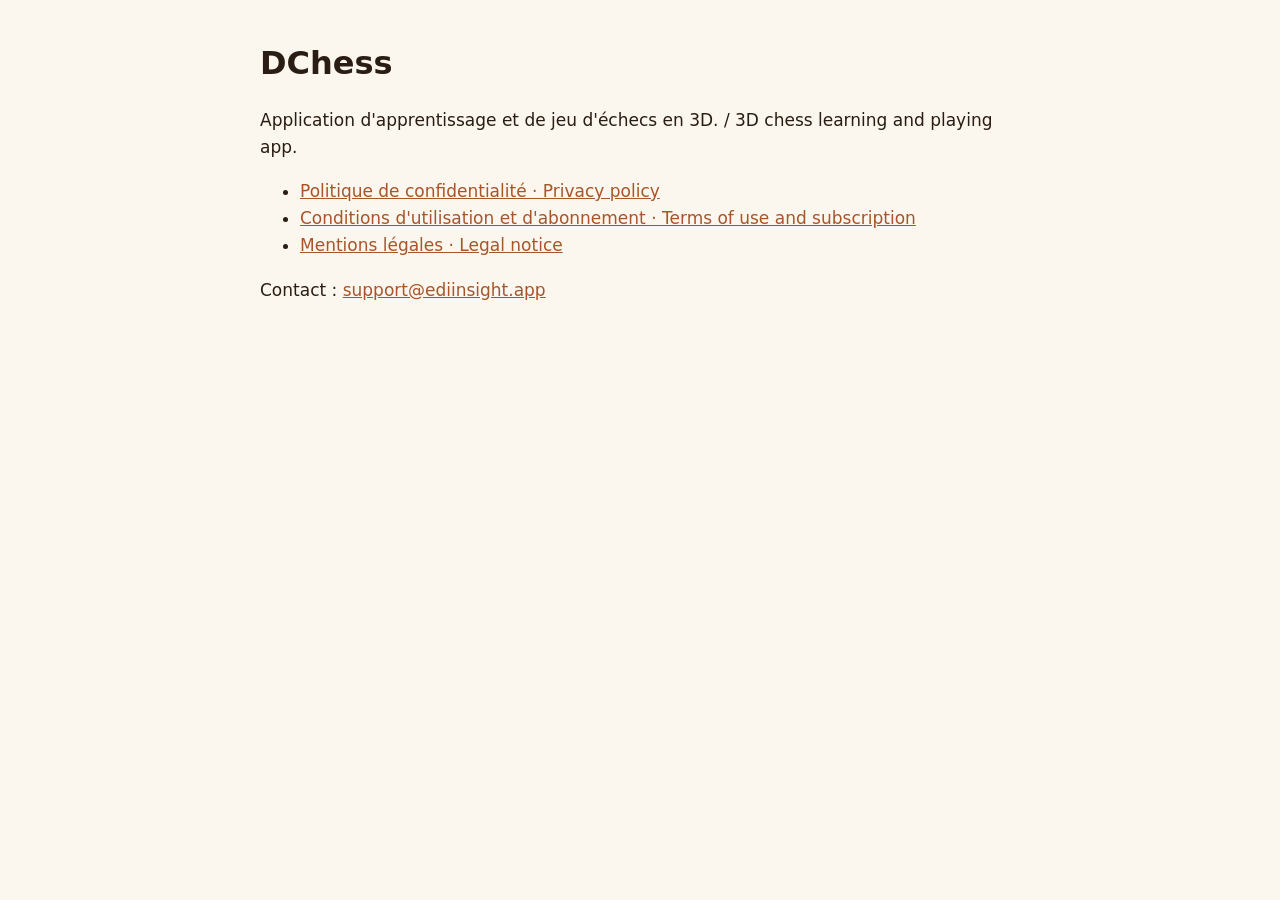
<file: index.html>
<!doctype html><html lang="fr"><head><meta charset="utf-8"><meta name="viewport" content="width=device-width,initial-scale=1"><title>DChess — informations légales</title><link rel="stylesheet" href="style.css"></head><body><main>
<h1>DChess</h1>
<p>Application d'apprentissage et de jeu d'échecs en 3D. / 3D chess learning and playing app.</p>
<ul>
<li><a href="privacy.html">Politique de confidentialité · Privacy policy</a></li>
<li><a href="terms.html">Conditions d'utilisation et d'abonnement · Terms of use and subscription</a></li>
<li><a href="legal-notice.html">Mentions légales · Legal notice</a></li>
</ul>
<p>Contact : <a href="mailto:support@ediinsight.app">support@ediinsight.app</a></p>
</main></body></html>
</file>
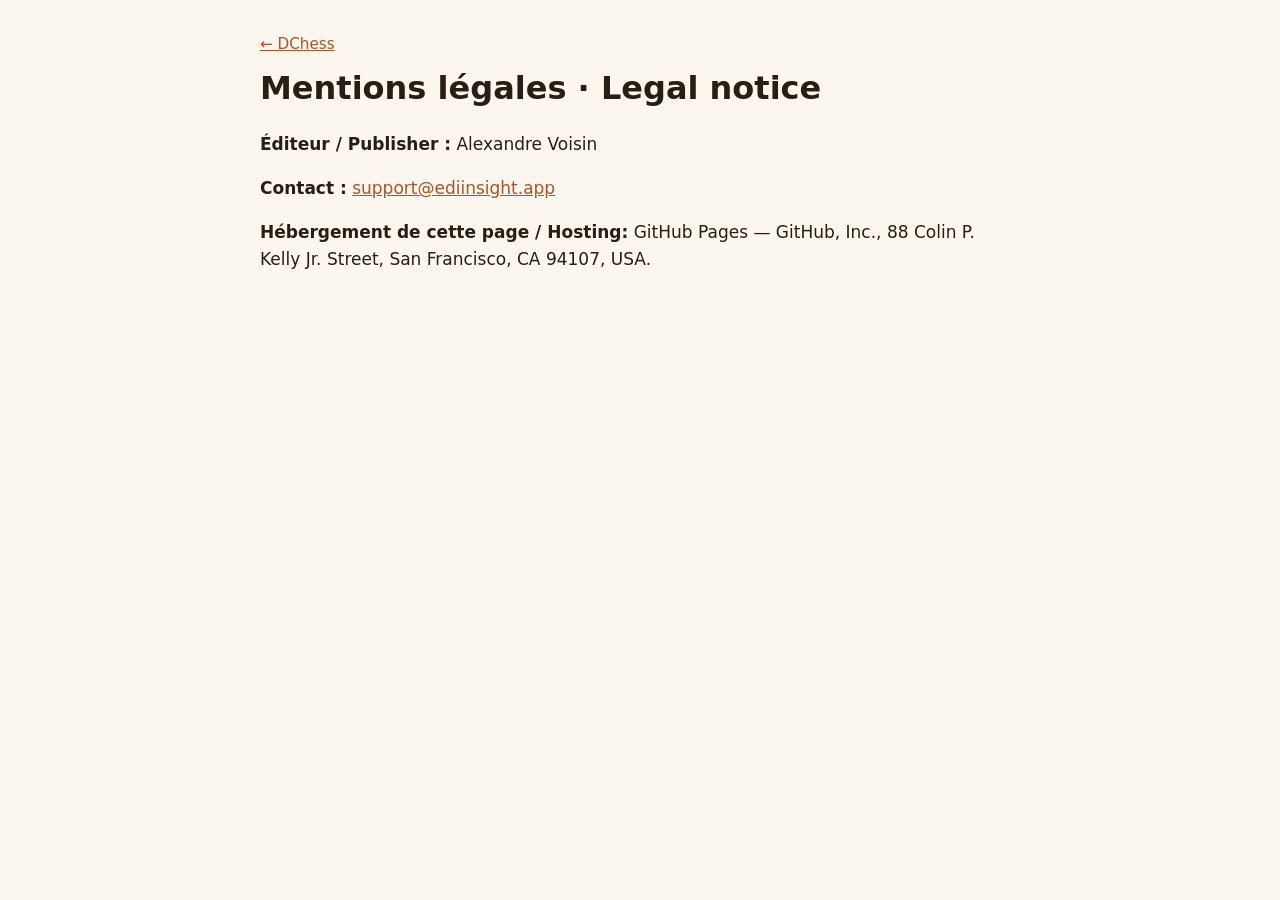
<file: legal-notice.html>
<!doctype html><html lang="fr"><head><meta charset="utf-8"><meta name="viewport" content="width=device-width,initial-scale=1"><title>DChess — Mentions légales</title><link rel="stylesheet" href="style.css"></head><body><main>
<nav><a href="index.html">← DChess</a></nav>
<h1>Mentions légales · Legal notice</h1>
<p><strong>Éditeur / Publisher :</strong> Alexandre Voisin</p>
<p><strong>Contact :</strong> <a href="mailto:support@ediinsight.app">support@ediinsight.app</a></p>
<p><strong>Hébergement de cette page / Hosting:</strong> GitHub Pages — GitHub, Inc., 88 Colin P. Kelly Jr. Street, San Francisco, CA 94107, USA.</p>
</main></body></html>
</file>
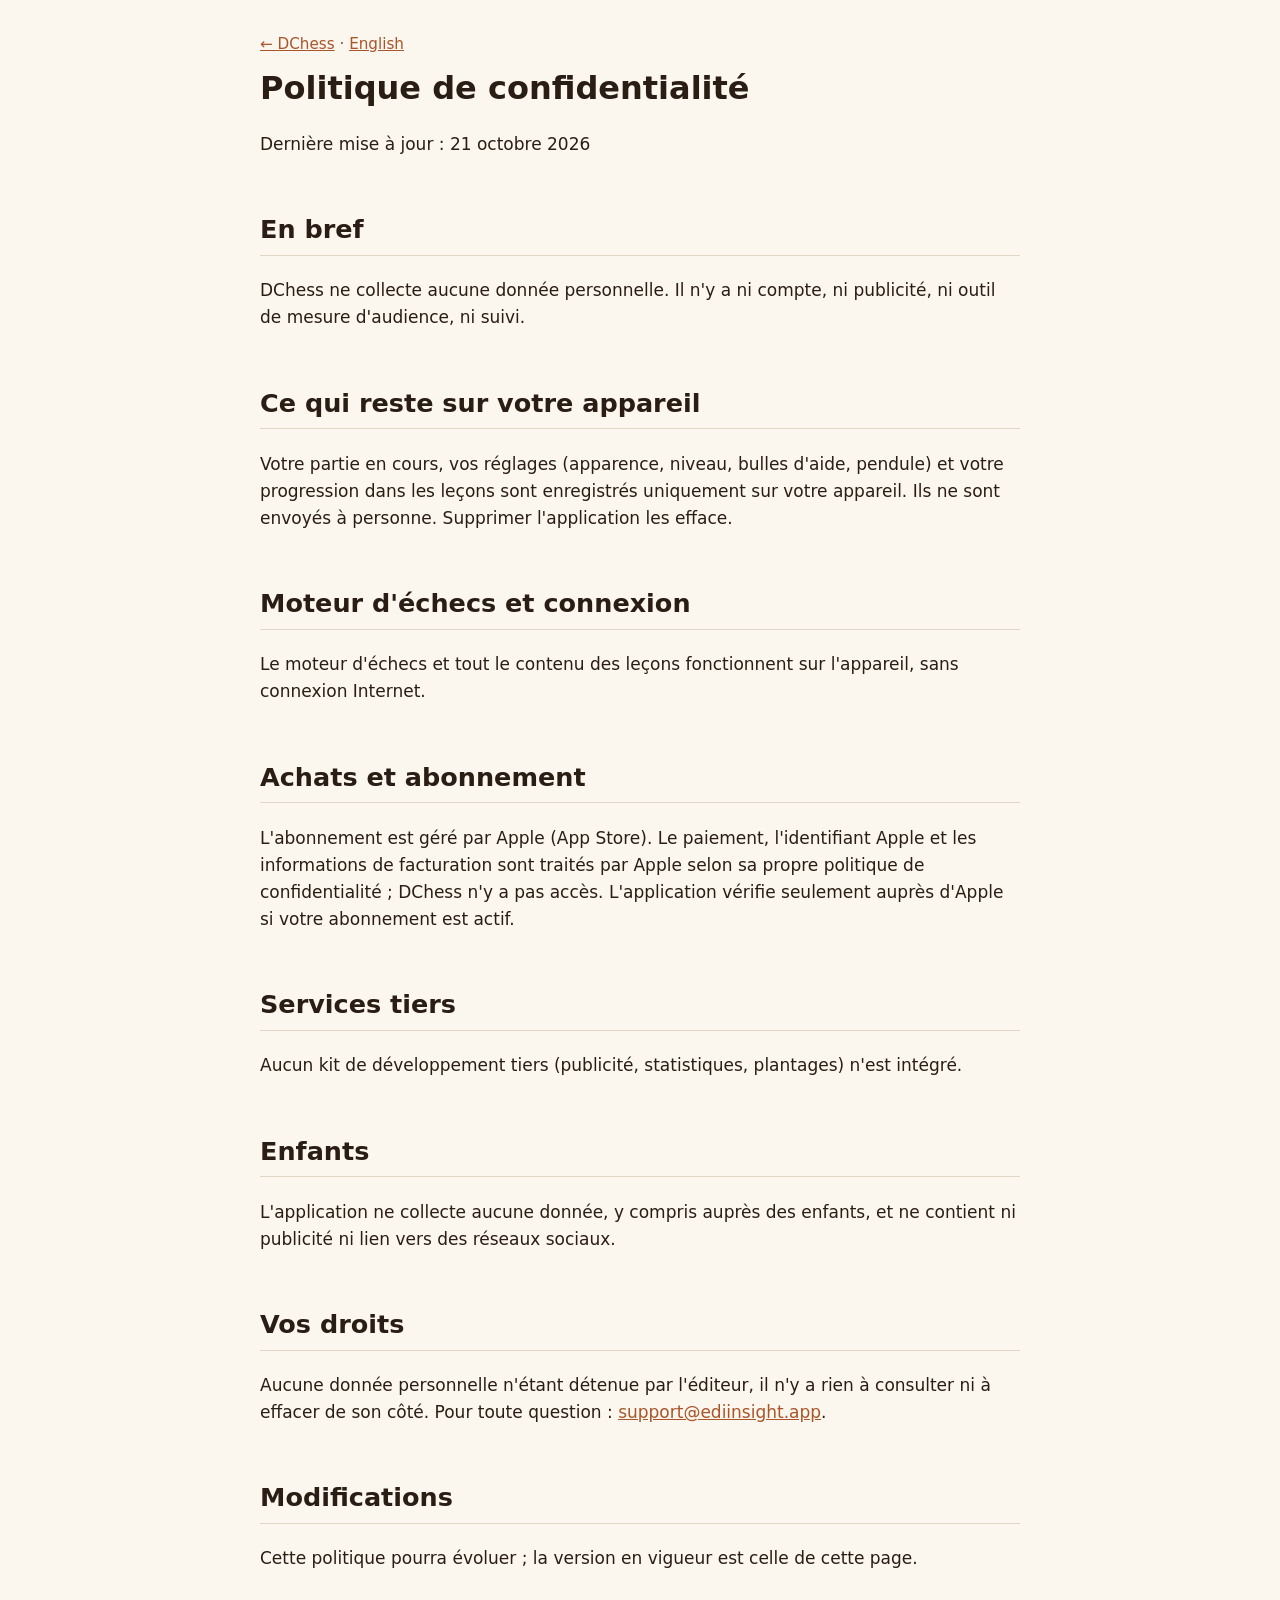
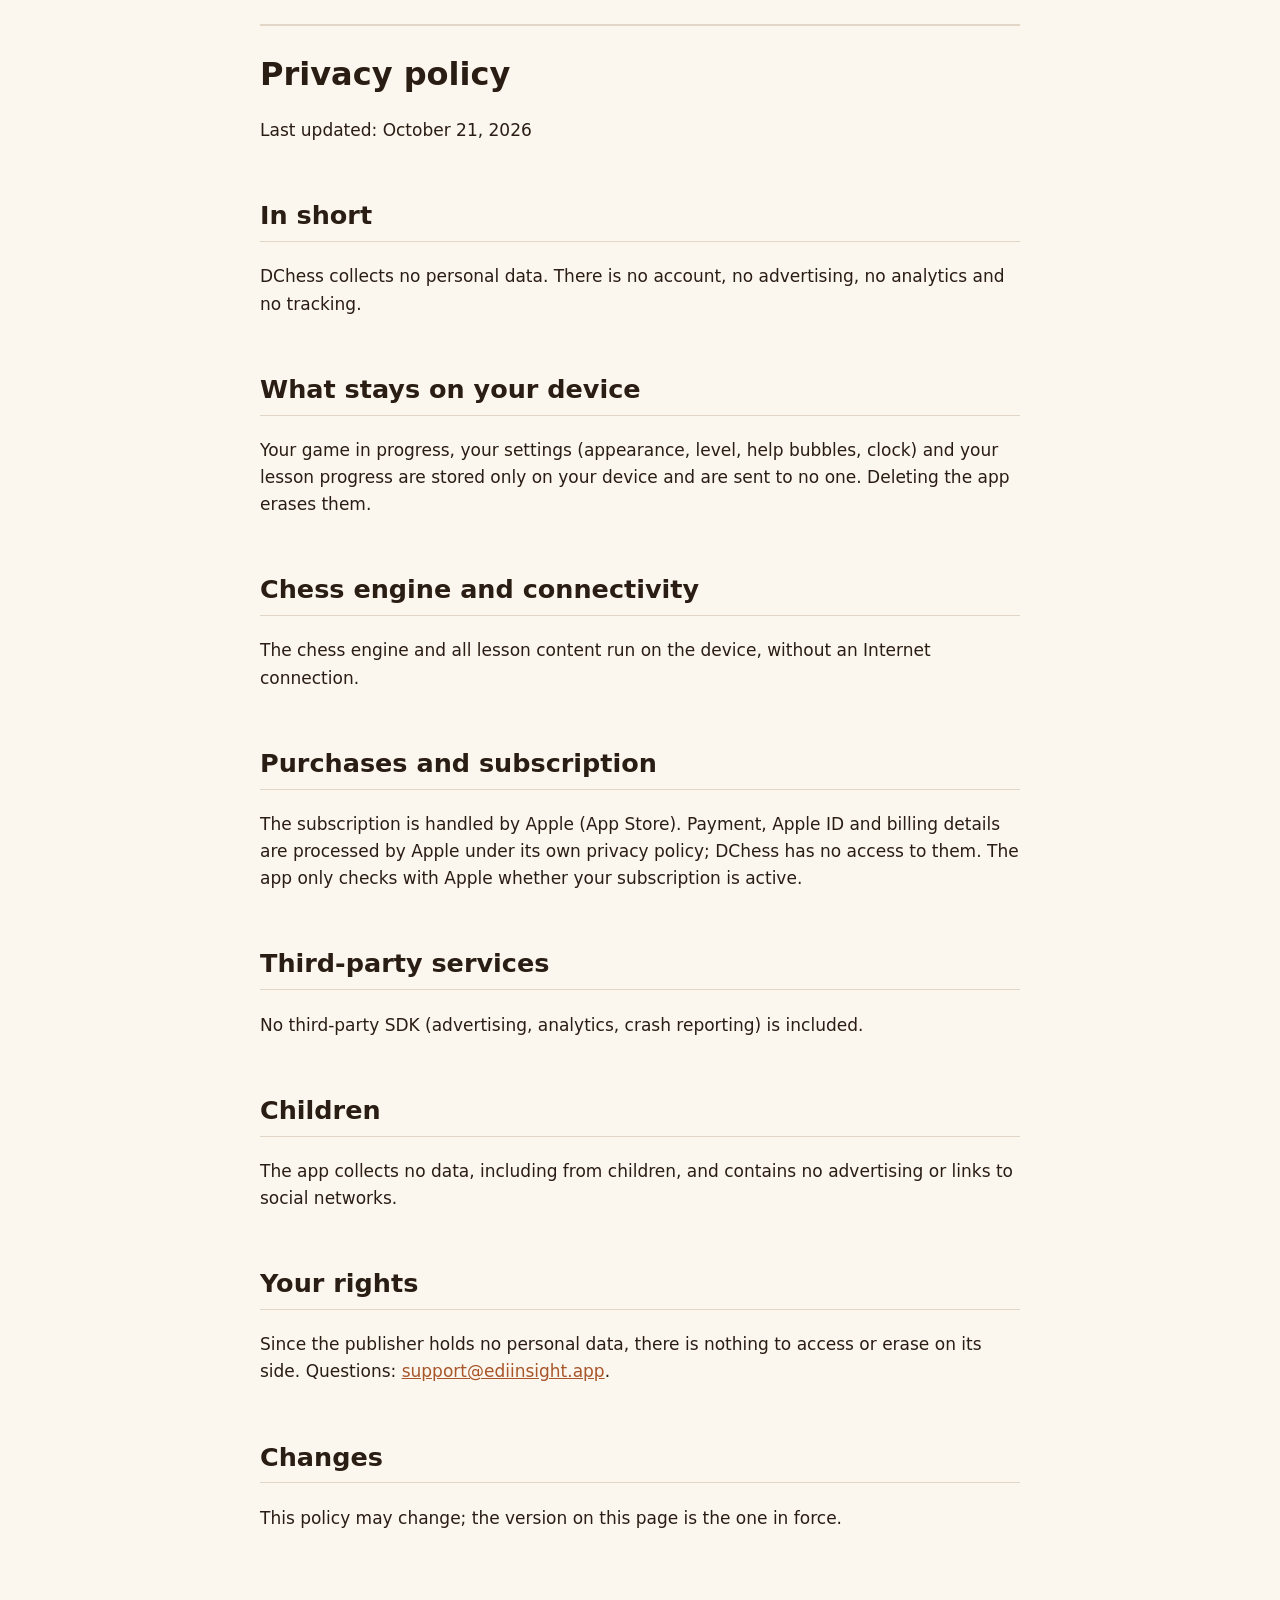
<file: privacy.html>
<!doctype html><html lang="fr"><head><meta charset="utf-8"><meta name="viewport" content="width=device-width,initial-scale=1"><title>DChess — Politique de confidentialité</title><link rel="stylesheet" href="style.css"></head><body><main>
<nav><a href="index.html">← DChess</a> · <a href="#en">English</a></nav>
<h1>Politique de confidentialité</h1>
<p>Dernière mise à jour : 21 octobre 2026</p>
<h2>En bref</h2>
<p>DChess ne collecte aucune donnée personnelle. Il n'y a ni compte, ni publicité, ni outil de mesure d'audience, ni suivi.</p>
<h2>Ce qui reste sur votre appareil</h2>
<p>Votre partie en cours, vos réglages (apparence, niveau, bulles d'aide, pendule) et votre progression dans les leçons sont enregistrés uniquement sur votre appareil. Ils ne sont envoyés à personne. Supprimer l'application les efface.</p>
<h2>Moteur d'échecs et connexion</h2>
<p>Le moteur d'échecs et tout le contenu des leçons fonctionnent sur l'appareil, sans connexion Internet.</p>
<h2>Achats et abonnement</h2>
<p>L'abonnement est géré par Apple (App Store). Le paiement, l'identifiant Apple et les informations de facturation sont traités par Apple selon sa propre politique de confidentialité ; DChess n'y a pas accès. L'application vérifie seulement auprès d'Apple si votre abonnement est actif.</p>
<h2>Services tiers</h2>
<p>Aucun kit de développement tiers (publicité, statistiques, plantages) n'est intégré.</p>
<h2>Enfants</h2>
<p>L'application ne collecte aucune donnée, y compris auprès des enfants, et ne contient ni publicité ni lien vers des réseaux sociaux.</p>
<h2>Vos droits</h2>
<p>Aucune donnée personnelle n'étant détenue par l'éditeur, il n'y a rien à consulter ni à effacer de son côté. Pour toute question : <a href="mailto:support@ediinsight.app">support@ediinsight.app</a>.</p>
<h2>Modifications</h2>
<p>Cette politique pourra évoluer ; la version en vigueur est celle de cette page.</p>

<div class="lang" id="en"></div>
<h1>Privacy policy</h1>
<p>Last updated: October 21, 2026</p>
<h2>In short</h2>
<p>DChess collects no personal data. There is no account, no advertising, no analytics and no tracking.</p>
<h2>What stays on your device</h2>
<p>Your game in progress, your settings (appearance, level, help bubbles, clock) and your lesson progress are stored only on your device and are sent to no one. Deleting the app erases them.</p>
<h2>Chess engine and connectivity</h2>
<p>The chess engine and all lesson content run on the device, without an Internet connection.</p>
<h2>Purchases and subscription</h2>
<p>The subscription is handled by Apple (App Store). Payment, Apple ID and billing details are processed by Apple under its own privacy policy; DChess has no access to them. The app only checks with Apple whether your subscription is active.</p>
<h2>Third-party services</h2>
<p>No third-party SDK (advertising, analytics, crash reporting) is included.</p>
<h2>Children</h2>
<p>The app collects no data, including from children, and contains no advertising or links to social networks.</p>
<h2>Your rights</h2>
<p>Since the publisher holds no personal data, there is nothing to access or erase on its side. Questions: <a href="mailto:support@ediinsight.app">support@ediinsight.app</a>.</p>
<h2>Changes</h2>
<p>This policy may change; the version on this page is the one in force.</p>
</main></body></html>
</file>
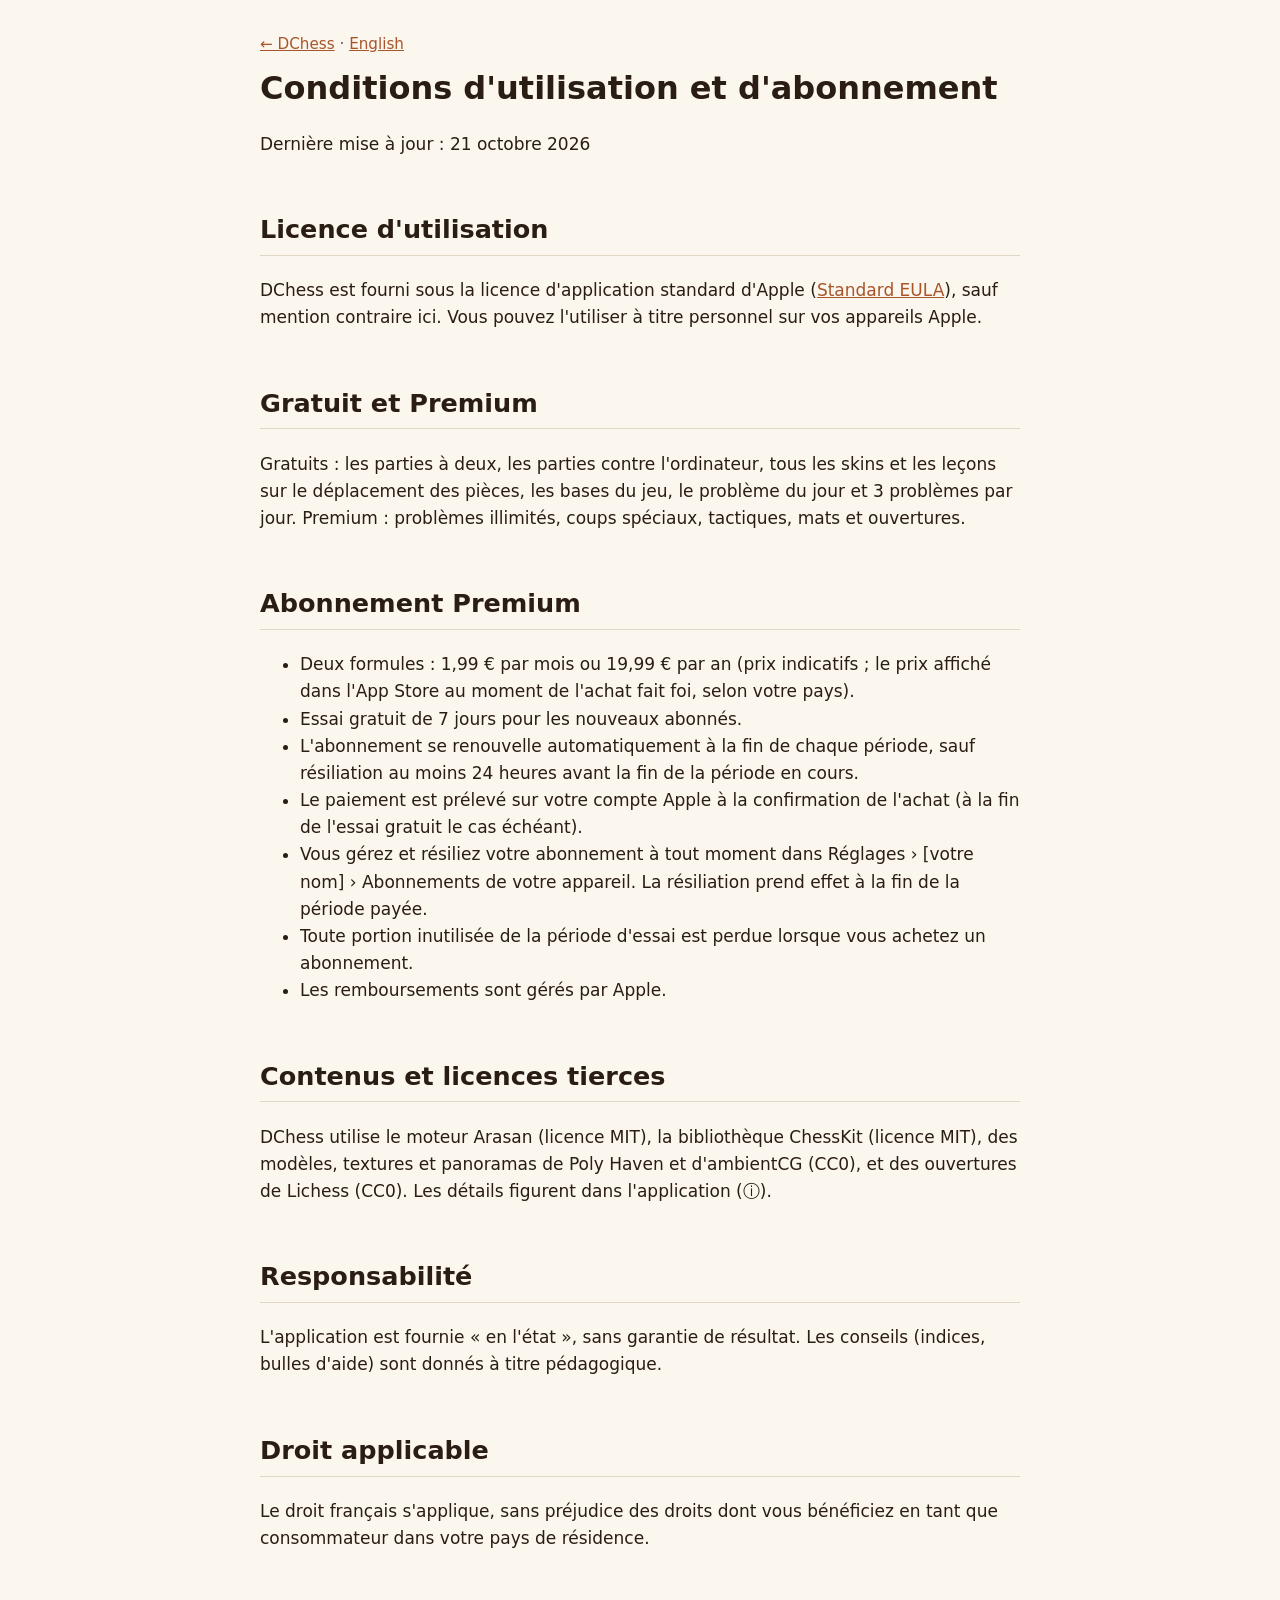
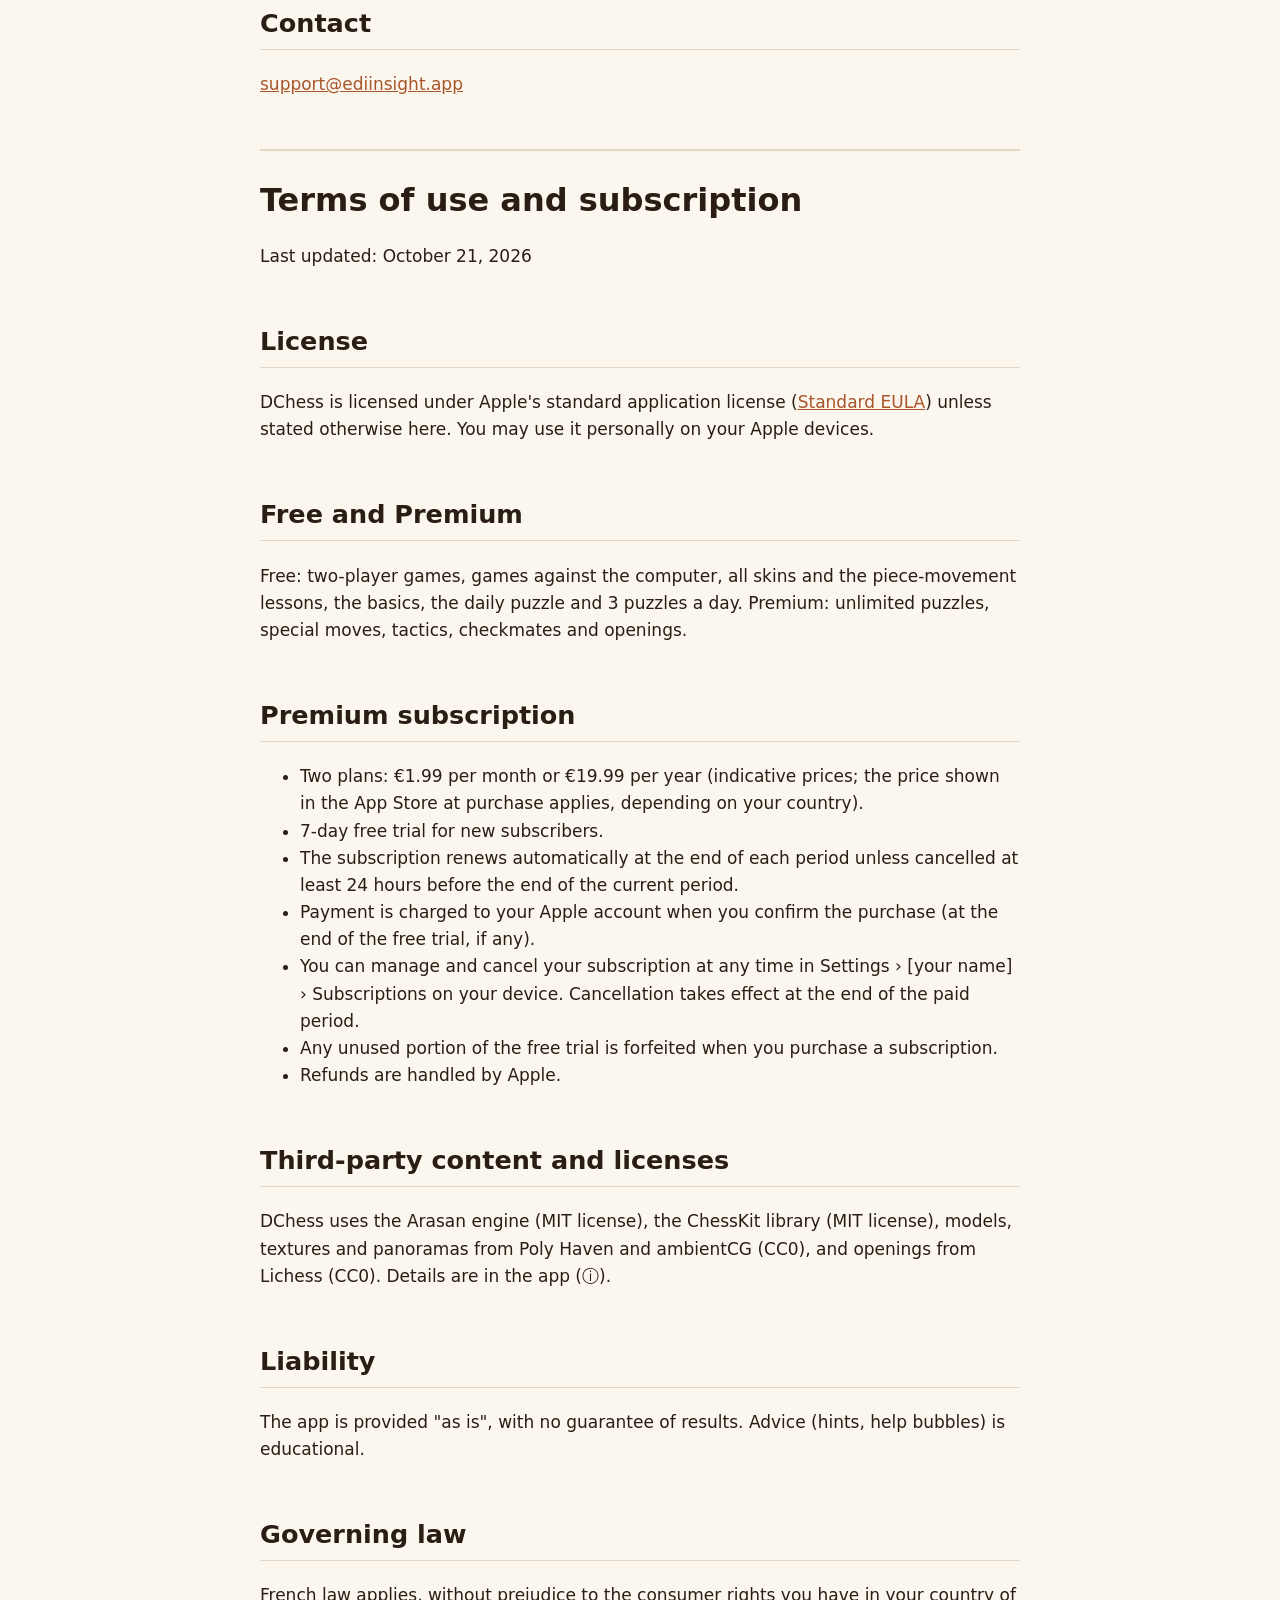
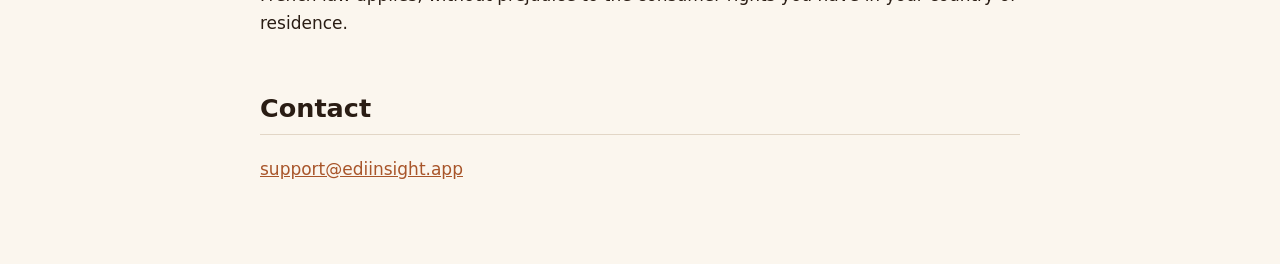
<file: terms.html>
<!doctype html><html lang="fr"><head><meta charset="utf-8"><meta name="viewport" content="width=device-width,initial-scale=1"><title>DChess — Conditions d'utilisation</title><link rel="stylesheet" href="style.css"></head><body><main>
<nav><a href="index.html">← DChess</a> · <a href="#en">English</a></nav>
<h1>Conditions d'utilisation et d'abonnement</h1>
<p>Dernière mise à jour : 21 octobre 2026</p>
<h2>Licence d'utilisation</h2>
<p>DChess est fourni sous la licence d'application standard d'Apple (<a href="https://www.apple.com/legal/internet-services/itunes/dev/stdeula/">Standard EULA</a>), sauf mention contraire ici. Vous pouvez l'utiliser à titre personnel sur vos appareils Apple.</p>
<h2>Gratuit et Premium</h2>
<p>Gratuits : les parties à deux, les parties contre l'ordinateur, tous les skins et les leçons sur le déplacement des pièces, les bases du jeu, le problème du jour et 3 problèmes par jour. Premium : problèmes illimités, coups spéciaux, tactiques, mats et ouvertures.</p>
<h2>Abonnement Premium</h2>
<ul>
<li>Deux formules : 1,99 € par mois ou 19,99 € par an (prix indicatifs ; le prix affiché dans l'App Store au moment de l'achat fait foi, selon votre pays).</li>
<li>Essai gratuit de 7 jours pour les nouveaux abonnés.</li>
<li>L'abonnement se renouvelle automatiquement à la fin de chaque période, sauf résiliation au moins 24 heures avant la fin de la période en cours.</li>
<li>Le paiement est prélevé sur votre compte Apple à la confirmation de l'achat (à la fin de l'essai gratuit le cas échéant).</li>
<li>Vous gérez et résiliez votre abonnement à tout moment dans Réglages › [votre nom] › Abonnements de votre appareil. La résiliation prend effet à la fin de la période payée.</li>
<li>Toute portion inutilisée de la période d'essai est perdue lorsque vous achetez un abonnement.</li>
<li>Les remboursements sont gérés par Apple.</li>
</ul>
<h2>Contenus et licences tierces</h2>
<p>DChess utilise le moteur Arasan (licence MIT), la bibliothèque ChessKit (licence MIT), des modèles, textures et panoramas de Poly Haven et d'ambientCG (CC0), et des ouvertures de Lichess (CC0). Les détails figurent dans l'application (ⓘ).</p>
<h2>Responsabilité</h2>
<p>L'application est fournie « en l'état », sans garantie de résultat. Les conseils (indices, bulles d'aide) sont donnés à titre pédagogique.</p>
<h2>Droit applicable</h2>
<p>Le droit français s'applique, sans préjudice des droits dont vous bénéficiez en tant que consommateur dans votre pays de résidence.</p>
<h2>Contact</h2>
<p><a href="mailto:support@ediinsight.app">support@ediinsight.app</a></p>

<div class="lang" id="en"></div>
<h1>Terms of use and subscription</h1>
<p>Last updated: October 21, 2026</p>
<h2>License</h2>
<p>DChess is licensed under Apple's standard application license (<a href="https://www.apple.com/legal/internet-services/itunes/dev/stdeula/">Standard EULA</a>) unless stated otherwise here. You may use it personally on your Apple devices.</p>
<h2>Free and Premium</h2>
<p>Free: two-player games, games against the computer, all skins and the piece-movement lessons, the basics, the daily puzzle and 3 puzzles a day. Premium: unlimited puzzles, special moves, tactics, checkmates and openings.</p>
<h2>Premium subscription</h2>
<ul>
<li>Two plans: €1.99 per month or €19.99 per year (indicative prices; the price shown in the App Store at purchase applies, depending on your country).</li>
<li>7-day free trial for new subscribers.</li>
<li>The subscription renews automatically at the end of each period unless cancelled at least 24 hours before the end of the current period.</li>
<li>Payment is charged to your Apple account when you confirm the purchase (at the end of the free trial, if any).</li>
<li>You can manage and cancel your subscription at any time in Settings › [your name] › Subscriptions on your device. Cancellation takes effect at the end of the paid period.</li>
<li>Any unused portion of the free trial is forfeited when you purchase a subscription.</li>
<li>Refunds are handled by Apple.</li>
</ul>
<h2>Third-party content and licenses</h2>
<p>DChess uses the Arasan engine (MIT license), the ChessKit library (MIT license), models, textures and panoramas from Poly Haven and ambientCG (CC0), and openings from Lichess (CC0). Details are in the app (ⓘ).</p>
<h2>Liability</h2>
<p>The app is provided "as is", with no guarantee of results. Advice (hints, help bubbles) is educational.</p>
<h2>Governing law</h2>
<p>French law applies, without prejudice to the consumer rights you have in your country of residence.</p>
<h2>Contact</h2>
<p><a href="mailto:support@ediinsight.app">support@ediinsight.app</a></p>
</main></body></html>
</file>
<file: style.css>
:root{--bg:#fbf6ee;--ink:#2a1d14;--soft:#6b5748;--accent:#a8552a;--line:#e2d6c6}
@media (prefers-color-scheme:dark){:root{--bg:#1c1511;--ink:#f1e8dc;--soft:#bba997;--accent:#e08a55;--line:#3a2e25}}
body{margin:0;background:var(--bg);color:var(--ink);font:17px/1.6 -apple-system,system-ui,"Segoe UI",sans-serif}
main{max-width:760px;margin:0 auto;padding:32px 20px 64px}
h1{font-size:2rem;margin:.2em 0}h2{margin-top:2em;border-bottom:1px solid var(--line);padding-bottom:.2em}
a{color:var(--accent)}nav{font-size:.95rem;color:var(--soft)}.todo{background:#ffe9a8;color:#3a2b00;padding:0 .3em;border-radius:4px}
.lang{margin-top:3em;padding-top:1em;border-top:2px solid var(--line)}
</file>
